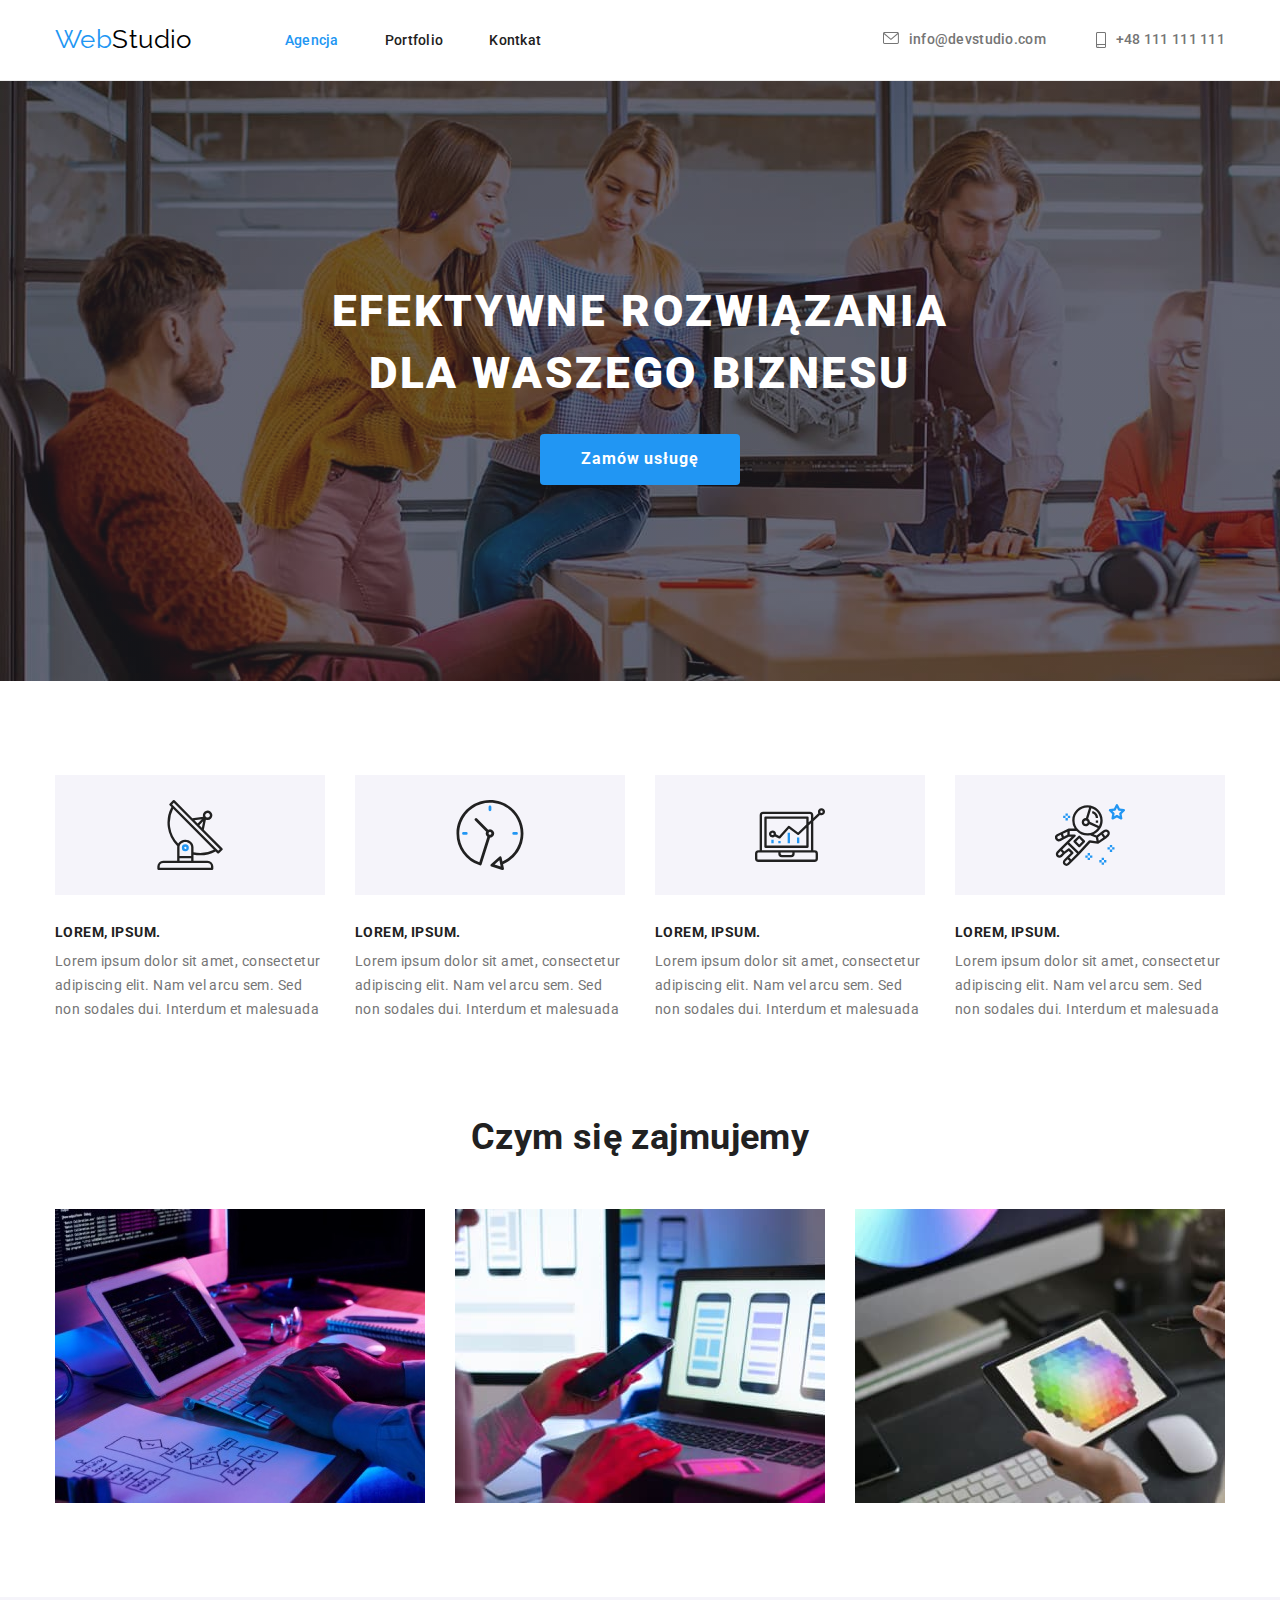
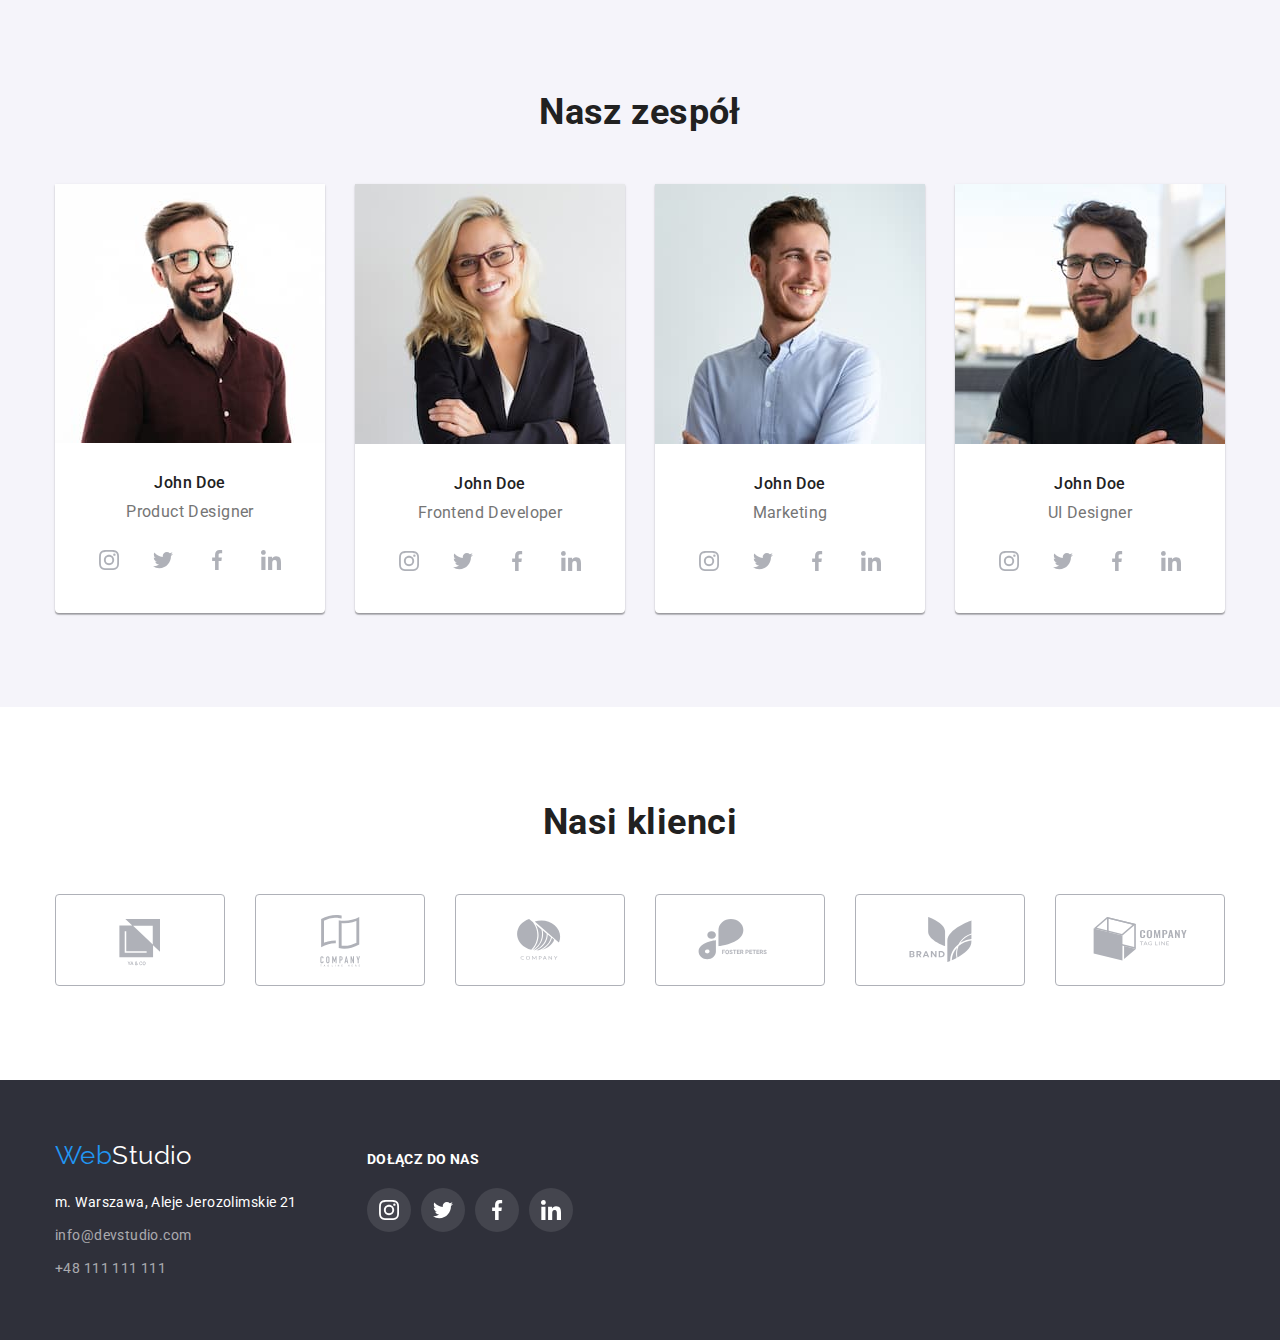
<file: index.html>
<!DOCTYPE html>
<html lang="pl">
  <head>
    <meta charset="utf-8" />
    <meta name="description" content="Rozwiązania dla biznesu" />
    <title>Web Studio</title>
    <link rel="preconnect" href="https://fonts.googleapis.com" />
    <link rel="preconnect" href="https://fonts.gstatic.com" crossorigin />
    <link
      href="https://fonts.googleapis.com/css2?family=Raleway:wght@700&family=Roboto:wght@400;500;700;900&display=swap"
      rel="stylesheet"
    />
    <link
      rel="stylesheet"
      href="https://cdnjs.cloudflare.com/ajax/libs/modern-normalize/1.0.0/modern-normalize.min.css"
    />
    <link rel="stylesheet" href="./css/styles.css" />
  </head>
  <body>
    <header class="header-line">
      <div class="container menu-container">
        <nav class="nav">
          <a class="logo" href="index.html"
            >Web<span class="logo-upper">Studio</span></a
          >
          <ul class="nav-container">
            <li>
              <a class="nav-link nav-link-current" href="index.html">Agencja</a>
            </li>
            <li><a class="nav-link" href="portfolio.html">Portfolio</a></li>
            <li><a class="nav-link" href="#">Kontkat</a></li>
          </ul>
        </nav>
        <ul class="tel-mail">
          <li>
            <a class="tel-mail-link" href="mailto:info@devstudio.com">
              <svg width="16" height="12" class="tel-mail-icon">
                <use href="./images/icons.svg#icon-envelope"></use></svg
              >info@devstudio.com</a
            >
          </li>
          <li>
            <a class="tel-mail-link" href="tel:+48111111111"
              ><svg width="10" height="16" class="tel-mail-icon">
                <use href="./images/icons.svg#icon-smartphone"></use></svg
              >+48 111 111 111</a
            >
          </li>
        </ul>
      </div>
    </header>
    <main>
      <section class="slogan-section">
        <div class="container">
          <h1 class="slogan">Efektywne rozwiązania dla waszego biznesu</h1>
          <button class="button-order" type="button">Zamów usługę</button>
        </div>
      </section>
      <section class="section">
        <div class="container">
          <h2 class="visually-hidden">Nasze atuty</h2>
          <ul class="advantage-container">
            <li class="advantage-item">
              <div class="advantage-icon">
                <svg width="70" height="70">
                  <use href="images/icons.svg#icon-antenna-1"></use>
                </svg>
              </div>
              <h3 class="advantage">Lorem, ipsum.</h3>
              <p class="advantage-text">
                Lorem ipsum dolor sit amet, consectetur adipiscing elit. Nam vel
                arcu sem. Sed non sodales dui. Interdum et malesuada
              </p>
            </li>
            <li class="advantage-item">
              <div class="advantage-icon">
                <svg width="70" height="70">
                  <use href="images/icons.svg#icon-clock-1"></use>
                </svg>
              </div>
              <h3 class="advantage">Lorem, ipsum.</h3>
              <p class="advantage-text">
                Lorem ipsum dolor sit amet, consectetur adipiscing elit. Nam vel
                arcu sem. Sed non sodales dui. Interdum et malesuada
              </p>
            </li>
            <li class="advantage-item">
              <div class="advantage-icon">
                <svg width="70" height="70">
                  <use href="images/icons.svg#icon-diagram-1"></use>
                </svg>
              </div>
              <h3 class="advantage">Lorem, ipsum.</h3>
              <p class="advantage-text">
                Lorem ipsum dolor sit amet, consectetur adipiscing elit. Nam vel
                arcu sem. Sed non sodales dui. Interdum et malesuada
              </p>
            </li>
            <li class="advantage-item">
              <div class="advantage-icon">
                <svg width="70" height="70">
                  <use href="images/icons.svg#icon-astronaut-1"></use>
                </svg>
              </div>
              <h3 class="advantage">Lorem, ipsum.</h3>
              <p class="advantage-text">
                Lorem ipsum dolor sit amet, consectetur adipiscing elit. Nam vel
                arcu sem. Sed non sodales dui. Interdum et malesuada
              </p>
            </li>
          </ul>
        </div>
      </section>
      <section class="section jobs-section">
        <div class="container">
          <h2 class="section-title">Czym się zajmujemy</h2>
          <ul class="jobs-container">
            <li>
              <img
                src="images/job1.jpg"
                alt="Dłonie na klawiaturze komputera. Na ekranie widoczne linie tekstu."
                width="370"
                height="294"
              />
            </li>
            <li>
              <img
                src="images/job2.jpg"
                alt="Smartfony na ekranie komputera."
                width="370"
                height="294"
              />
            </li>
            <li>
              <img
                src="images/job3.jpg"
                alt="Paleta kolorów na ekranie tableta."
                width="370"
                height="294"
              />
            </li>
          </ul>
        </div>
      </section>
      <section class="team-box section">
        <div class="container">
          <h2 class="section-title">Nasz zespół</h2>
          <ul class="team-container">
            <li class="member-box">
              <img
                src="images/productdesigner.jpg"
                alt="John Doe - Product Designer"
                width="270"
                height="260"
              />
              <div class="member-text">
                <h3 class="member">John Doe</h3>
                <p class="position">Product Designer</p>
                <ul class="social-links">
                  <li>
                    <a class="circle" href="#">
                      <svg style="fill: currentColor" width="20" height="20">
                        <use href="./images/icons.svg#icon-inst"></use>
                      </svg>
                    </a>
                  </li>
                  <li>
                    <a class="circle" href="#">
                      <svg style="fill: currentColor" width="20" height="20">
                        <use href="./images/icons.svg#icon-twt"></use>
                      </svg>
                    </a>
                  </li>
                  <li>
                    <a class="circle" href="#">
                      <svg style="fill: currentColor" width="20" height="20">
                        <use href="./images/icons.svg#icon-fb"></use>
                      </svg>
                    </a>
                  </li>
                  <li>
                    <a class="circle" href="#">
                      <svg style="fill: currentColor" width="20" height="20">
                        <use href="./images/icons.svg#icon-lin"></use>
                      </svg>
                    </a>
                  </li>
                </ul>
              </div>
            </li>
            <li class="member-box">
              <img
                src="images/frontenddev.jpg"
                alt="John Doe - Frontend Developer"
                width="270"
                height="260"
              />
              <div class="member-text">
                <h3 class="member">John Doe</h3>
                <p class="position">Frontend Developer</p>
                <ul class="social-links">
                  <li>
                    <a class="circle" href="#">
                      <svg style="fill: currentColor" width="20" height="20">
                        <use href="./images/icons.svg#icon-inst"></use>
                      </svg>
                    </a>
                  </li>
                  <li>
                    <a class="circle" href="#">
                      <svg style="fill: currentColor" width="20" height="20">
                        <use href="./images/icons.svg#icon-twt"></use>
                      </svg>
                    </a>
                  </li>
                  <li>
                    <a class="circle" href="#">
                      <svg style="fill: currentColor" width="20" height="20">
                        <use href="./images/icons.svg#icon-fb"></use>
                      </svg>
                    </a>
                  </li>
                  <li>
                    <a class="circle" href="#">
                      <svg style="fill: currentColor" width="20" height="20">
                        <use href="./images/icons.svg#icon-lin"></use>
                      </svg>
                    </a>
                  </li>
                </ul>
              </div>
            </li>
            <li class="member-box">
              <img
                src="images/marketing.jpg"
                alt="John Doe - Marketing"
                width="270"
                height="260"
              />
              <div class="member-text">
                <h3 class="member">John Doe</h3>
                <p class="position">Marketing</p>
                <ul class="social-links">
                  <li>
                    <a class="circle" href="#">
                      <svg style="fill: currentColor" width="20" height="20">
                        <use href="./images/icons.svg#icon-inst"></use>
                      </svg>
                    </a>
                  </li>
                  <li>
                    <a class="circle" href="#">
                      <svg style="fill: currentColor" width="20" height="20">
                        <use href="./images/icons.svg#icon-twt"></use>
                      </svg>
                    </a>
                  </li>
                  <li>
                    <a class="circle" href="#">
                      <svg style="fill: currentColor" width="20" height="20">
                        <use href="./images/icons.svg#icon-fb"></use>
                      </svg>
                    </a>
                  </li>
                  <li>
                    <a class="circle" href="#">
                      <svg style="fill: currentColor" width="20" height="20">
                        <use href="./images/icons.svg#icon-lin"></use>
                      </svg>
                    </a>
                  </li>
                </ul>
              </div>
            </li>
            <li class="member-box">
              <img
                src="images/uidesigner.jpg"
                alt="John Doe - UI Designer"
                width="270"
                height="260"
              />
              <div class="member-text">
                <h3 class="member">John Doe</h3>
                <p class="position">UI Designer</p>
                <ul class="social-links">
                  <li>
                    <a class="circle" href="#">
                      <svg style="fill: currentColor" width="20" height="20">
                        <use href="./images/icons.svg#icon-inst"></use>
                      </svg>
                    </a>
                  </li>
                  <li>
                    <a class="circle" href="#">
                      <svg style="fill: currentColor" width="20" height="20">
                        <use href="./images/icons.svg#icon-twt"></use>
                      </svg>
                    </a>
                  </li>
                  <li>
                    <a class="circle" href="#">
                      <svg style="fill: currentColor" width="20" height="20">
                        <use href="./images/icons.svg#icon-fb"></use>
                      </svg>
                    </a>
                  </li>
                  <li>
                    <a class="circle" href="#">
                      <svg style="fill: currentColor" width="20" height="20">
                        <use href="./images/icons.svg#icon-lin"></use>
                      </svg>
                    </a>
                  </li>
                </ul>
              </div>
            </li>
          </ul>
        </div>
      </section>
      <section class="section">
        <div class="container">
          <h2 class="section-title">Nasi klienci</h2>
          <ul class="client-box">
            <li>
              <a class="client-card" href="#">
                <svg style="fill: currentColor" width="170" height="92">
                  <use href="./images/icons.svg#icon-client-1"></use>
                </svg>
              </a>
            </li>
            <li>
              <a class="client-card" href="#">
                <svg style="fill: currentColor" width="170" height="92">
                  <use href="./images/icons.svg#icon-client-2"></use>
                </svg>
              </a>
            </li>
            <li>
              <a class="client-card" href="#">
                <svg style="fill: currentColor" width="170" height="92">
                  <use href="./images/icons.svg#icon-client-3"></use>
                </svg>
              </a>
            </li>
            <li>
              <a class="client-card" href="#">
                <svg style="fill: currentColor" width="170" height="92">
                  <use href="./images/icons.svg#icon-client-4"></use>
                </svg>
              </a>
            </li>
            <li>
              <a class="client-card" href="#">
                <svg style="fill: currentColor" width="170" height="92">
                  <use href="./images/icons.svg#icon-client-5"></use>
                </svg>
              </a>
            </li>
            <li>
              <a class="client-card" href="#">
                <svg style="fill: currentColor" width="170" height="92">
                  <use href="./images/icons.svg#icon-client-6"></use>
                </svg>
              </a>
            </li>
          </ul>
        </div>
      </section>
    </main>
    <footer class="bottom-box">
      <div class="container footer-box">
        <div>
          <a class="logo" href="index.html"
            >Web<span class="logo-bottom">Studio</span></a
          >
          <address class="address-links address-margin">
            <ul class="address-container">
              <li>
                <a
                  class="bottom-address"
                  href="https://goo.gl/maps/hLSNEV6A5jhqSZBm9"
                  target="_blank"
                  rel="noopener nofollow"
                  >m. Warszawa, Aleje Jerozolimskie 21</a
                >
              </li>
              <li>
                <a class="bottom-tel-mail" href="mailto:info@devstudio.com"
                  >info@devstudio.com</a
                >
              </li>
              <li>
                <a class="bottom-tel-mail" href="tel:+48111111111"
                  >+48 111 111 111</a
                >
              </li>
            </ul>
          </address>
        </div>
        <div class="invite-box">
          <p class="invite">dołącz do nas</p>
          <ul class="social-links-bottom">
            <li>
              <a href="#">
                <div class="circle circle-bottom">
                  <svg width="20" height="20">
                    <use href="./images/icons.svg#icon-inst"></use>
                  </svg>
                </div>
              </a>
            </li>
            <li>
              <a href="#">
                <div class="circle circle-bottom">
                  <svg width="20" height="20">
                    <use href="./images/icons.svg#icon-twt"></use>
                  </svg>
                </div>
              </a>
            </li>
            <li>
              <a href="#">
                <div class="circle circle-bottom">
                  <svg width="20" height="20">
                    <use href="./images/icons.svg#icon-fb"></use>
                  </svg>
                </div>
              </a>
            </li>
            <li>
              <a href="#">
                <div class="circle circle-bottom">
                  <svg width="20" height="20">
                    <use href="./images/icons.svg#icon-lin"></use>
                  </svg>
                </div>
              </a>
            </li>
          </ul>
        </div>
      </div>
    </footer>
  </body>
</html>
</file>
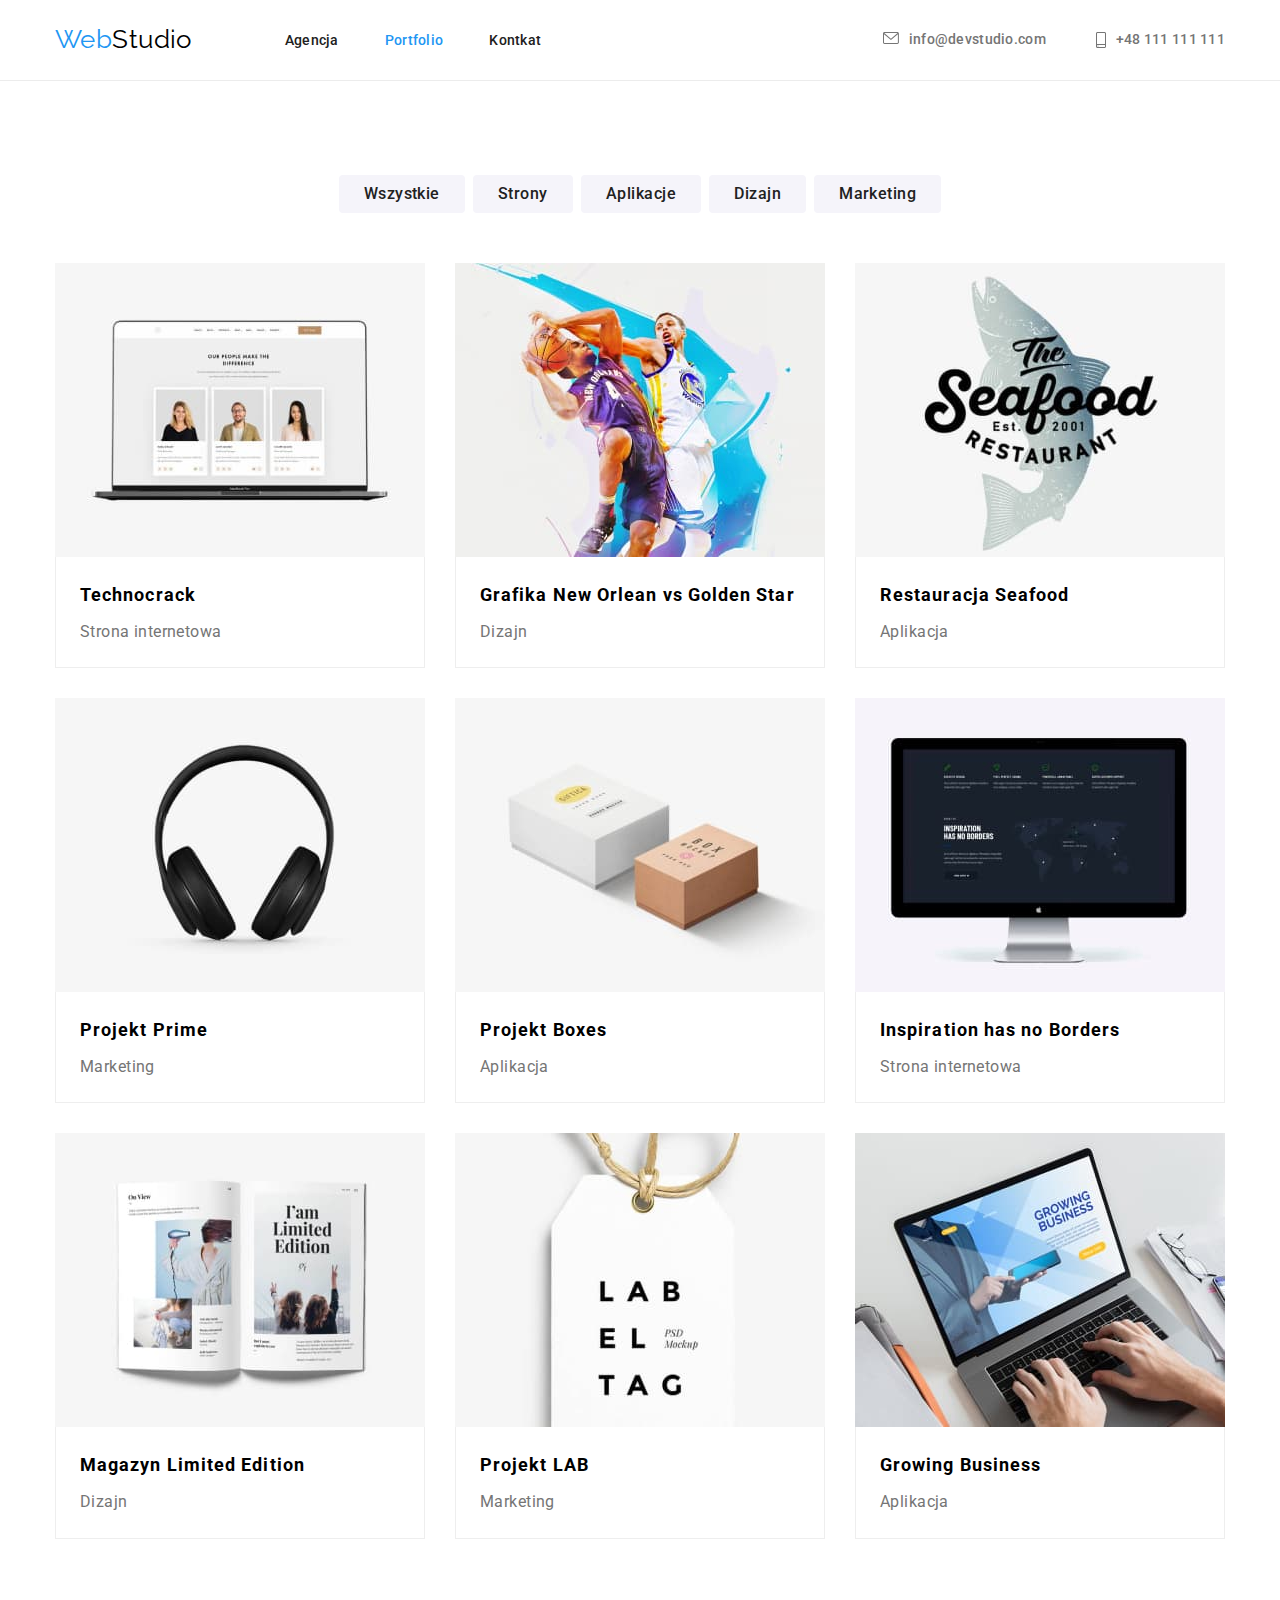
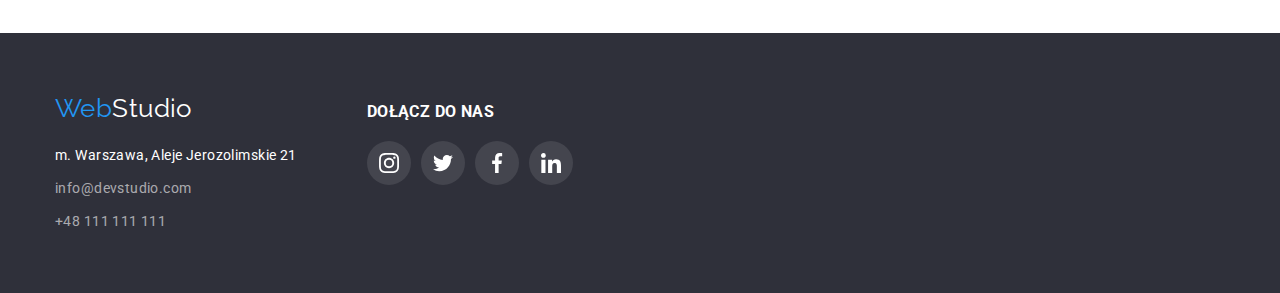
<file: portfolio.html>
<!DOCTYPE html>
<html lang="pl">
  <head>
    <meta charset="utf-8" />
    <meta name="description" content="Rozwiązania dla biznesu" />
    <title>Web Studio</title>
    <link rel="preconnect" href="https://fonts.googleapis.com" />
    <link rel="preconnect" href="https://fonts.gstatic.com" crossorigin />
    <link
      href="https://fonts.googleapis.com/css2?family=Raleway:wght@700&family=Roboto:wght@400;500;700;900&display=swap"
      rel="stylesheet"
    />
    <link
      rel="stylesheet"
      href="https://cdnjs.cloudflare.com/ajax/libs/modern-normalize/1.0.0/modern-normalize.min.css"
    />
    <link rel="stylesheet" href="./css/styles.css" />
  </head>
  <body>
    <header class="header-line">
      <div class="container menu-container">
        <nav class="nav">
          <a class="logo" href="index.html"
            >Web<span class="logo-upper">Studio</span></a
          >
          <ul class="nav-container">
            <li>
              <a class="nav-link" href="index.html">Agencja</a>
            </li>
            <li>
              <a class="nav-link nav-link-current" href="portfolio.html"
                >Portfolio</a
              >
            </li>
            <li><a class="nav-link" href="#">Kontkat</a></li>
          </ul>
        </nav>
        <ul class="tel-mail">
          <li>
            <a class="tel-mail-link" href="mailto:info@devstudio.com">
              <svg width="16" height="12" class="tel-mail-icon">
                <use href="./images/icons.svg#icon-envelope"></use></svg
              >info@devstudio.com</a
            >
          </li>
          <li>
            <a class="tel-mail-link" href="tel:+48111111111"
              ><svg width="10" height="16" class="tel-mail-icon">
                <use href="./images/icons.svg#icon-smartphone"></use></svg
              >+48 111 111 111</a
            >
          </li>
        </ul>
      </div>
    </header>
    <main>
      <section class="section">
        <div class="container">
          <h1 class="visually-hidden">Portfolio</h1>
          <ul class="filter">
            <li>
              <button class="filter-button" type="button">Wszystkie</button>
            </li>
            <li><button class="filter-button" type="button">Strony</button></li>
            <li>
              <button class="filter-button" type="button">Aplikacje</button>
            </li>
            <li><button class="filter-button" type="button">Dizajn</button></li>
            <li>
              <button class="filter-button" type="button">Marketing</button>
            </li>
          </ul>
          <ul class="projects-container">
            <li class="project-link">
              <a href="#">
                <img
                  src="images/project-1.jpg"
                  alt="Strona internetowa - Technocrack"
                  width="370"
                  height="294"
                />
                <div class="project-text">
                  <h3 class="project-name">Technocrack</h3>
                  <p class="project-type">Strona internetowa</p>
                </div>
              </a>
            </li>
            <li class="project-link">
              <a href="#">
                <img
                  src="images/project-2.jpg"
                  alt="Dizajn - Grafika New Orlean vs Golden Star"
                  width="370"
                  height="294"
                />
                <div class="project-text">
                  <h3 class="project-name">
                    Grafika New Orlean vs Golden Star
                  </h3>
                  <p class="project-type">Dizajn</p>
                </div>
              </a>
            </li>
            <li class="project-link">
              <a href="#">
                <img
                  src="images/project-3.jpg"
                  alt="Aplikacja - Restauracja Seafood"
                  width="370"
                  height="294"
                />
                <div class="project-text">
                  <h3 class="project-name">Restauracja Seafood</h3>
                  <p class="project-type">Aplikacja</p>
                </div>
              </a>
            </li>
            <li class="project-link">
              <a href="#">
                <img
                  src="images/project-4.jpg"
                  alt="Marketing - Projekt Prime"
                  width="370"
                  height="294"
                />
                <div class="project-text">
                  <h3 class="project-name">Projekt Prime</h3>
                  <p class="project-type">Marketing</p>
                </div>
              </a>
            </li>
            <li class="project-link">
              <a href="#">
                <img
                  src="images/project-5.jpg"
                  alt="Aplikacja - Project Boxes"
                  width="370"
                  height="294"
                />
                <div class="project-text">
                  <h3 class="project-name">Projekt Boxes</h3>
                  <p class="project-type">Aplikacja</p>
                </div>
              </a>
            </li>
            <li class="project-link">
              <a href="#">
                <img
                  src="images/project-6.jpg"
                  alt="Strona internetowa - Inspiration has no Borders"
                  width="370"
                  height="294"
                />
                <div class="project-text">
                  <h3 class="project-name">Inspiration has no Borders</h3>
                  <p class="project-type">Strona internetowa</p>
                </div>
              </a>
            </li>
            <li class="project-link">
              <a href="#">
                <img
                  src="images/project-7.jpg"
                  alt="Dizajn - Magazyn Limited Edition"
                  width="370"
                  height="294"
                />
                <div class="project-text">
                  <h3 class="project-name">Magazyn Limited Edition</h3>
                  <p class="project-type">Dizajn</p>
                </div>
              </a>
            </li>
            <li class="project-link">
              <a href="#">
                <img
                  src="images/project-8.jpg"
                  alt="Marketing - Projekt LAB"
                  width="370"
                  height="294"
                />
                <div class="project-text">
                  <h3 class="project-name">Projekt LAB</h3>
                  <p class="project-type">Marketing</p>
                </div>
              </a>
            </li>
            <li class="project-link">
              <a href="#">
                <img
                  src="images/project-9.jpg"
                  alt="Aplikacja - Growing Business"
                  width="370"
                  height="294"
                />
                <div class="project-text">
                  <h3 class="project-name">Growing Business</h3>
                  <p class="project-type">Aplikacja</p>
                </div>
              </a>
            </li>
          </ul>
        </div>
      </section>
    </main>
    <footer class="bottom-box">
      <div class="container footer-box">
        <div>
          <a class="logo" href="index.html"
            >Web<span class="logo-bottom">Studio</span></a
          >
          <address class="address-links address-margin">
            <ul class="address-container">
              <li>
                <a
                  class="bottom-address"
                  href="https://goo.gl/maps/hLSNEV6A5jhqSZBm9"
                  target="_blank"
                  rel="noopener nofollow"
                  >m. Warszawa, Aleje Jerozolimskie 21</a
                >
              </li>
              <li>
                <a class="bottom-tel-mail" href="mailto:info@devstudio.com"
                  >info@devstudio.com</a
                >
              </li>
              <li>
                <a class="bottom-tel-mail" href="tel:+48111111111"
                  >+48 111 111 111</a
                >
              </li>
            </ul>
          </address>
        </div>
        <div class="invite-box">
          <h3 class="invite">dołącz do nas</h3>
          <ul class="social-links-bottom">
            <li>
              <a href="#">
                <div class="circle circle-bottom">
                  <svg width="20" height="20">
                    <use href="./images/icons.svg#icon-inst"></use>
                  </svg>
                </div>
              </a>
            </li>
            <li>
              <a href="#">
                <div class="circle circle-bottom">
                  <svg width="20" height="20">
                    <use href="./images/icons.svg#icon-twt"></use>
                  </svg>
                </div>
              </a>
            </li>
            <li>
              <a href="#">
                <div class="circle circle-bottom">
                  <svg width="20" height="20">
                    <use href="./images/icons.svg#icon-fb"></use>
                  </svg>
                </div>
              </a>
            </li>
            <li>
              <a href="#">
                <div class="circle circle-bottom">
                  <svg width="20" height="20">
                    <use href="./images/icons.svg#icon-lin"></use>
                  </svg>
                </div>
              </a>
            </li>
          </ul>
        </div>
      </div>
    </footer>
  </body>
</html>
</file>
<file: css/styles.css>
:root {
  --brand-blue: #2196f3;
  --background-grey: #2f303a;
  --light-grey: #757575;
  --lighter-grey: #f5f4fa;
  --darkest: #212121;
  --white: #fff;
  --black: #000;
  --transparent-white: rgba(255, 255, 255, 60%);
  --white-ten: rgba(255, 255, 255, 10%);
  --line-light: #ececec;
  --leaflet-border: #eee;
  --social-icon: #afb1b8;
}
body {
  font-family: "Roboto", sans-serif;
  font-size: 14px;
  color: var(--darkest);
  background-color: var(--white);
  letter-spacing: 0.03em;
}
h1,
h2,
h3,
h4,
h5,
h6,
p {
  margin: 0;
  padding: 0;
}
ul,
ol {
  list-style: none;
  padding-left: 0;
  margin: 0;
}
a {
  text-decoration: none;
}
address {
  font-style: normal;
}
button {
  display: block;
  cursor: pointer;
  border: none;
  border-radius: 4px;
  font-family: "Roboto", sans-serif;
}
img {
  display: block;
  max-width: 100%;
  height: auto;
}
.section {
  padding-top: 94px;
  padding-bottom: 94px;
}

.container {
  max-width: 1200px;
  margin: 0 auto;
  padding: 0 15px;
}
.visually-hidden {
  position: absolute;
  width: 1px;
  height: 1px;
  margin: -1px;
  border: 0;
  padding: 0;

  white-space: nowrap;
  clip-path: inset(100%);
  clip: rect(0 0 0 0);
  overflow: hidden;
}
.logo {
  font-family: "Raleway", sans-serif;
  text-decoration: none;
  font-size: 26px;
  color: var(--brand-blue);
  line-height: 1.2;
}
.logo-upper {
  color: var(--black);
}
.logo-bottom {
  color: var(--white);
}
.line {
  border-top: 1px solid var(--line-light);
}
.tel-mail {
  display: flex;
  align-items: center;
  gap: 50px;
  margin-left: auto;
}
.tel-mail-icon {
  margin-right: 10px;
  fill: currentColor;
}
.tel-mail-link {
  font-weight: 500;
  color: var(--light-grey);
  letter-spacing: 0.02em;
  line-height: 1.1;
  text-align: right;
  display: flex;
}

.tel-mail-link:hover,
.tel-mail-link:focus {
  color: var(--brand-blue);
  outline: transparent;
}
.nav {
  display: flex;
  align-items: center;
}
.nav-link {
  color: var(--darkest);
  font-weight: 500;
  letter-spacing: 0.02em;
}
.nav-link:hover,
.nav-link:focus {
  color: var(--brand-blue);
  outline: transparent;
}
.nav-link-current {
  color: var(--brand-blue);
}
.slogan-section {
  background-color: var(--background-grey);
  background-image: linear-gradient(
      rgba(47, 48, 58, 0.4),
      rgba(47, 48, 58, 0.4)
    ),
    url(../images/background.jpg);
  background-repeat: no-repeat;
  max-width: 1600px;
  height: 600px;
  background-size: cover;
  padding: 200px 0;
  text-align: center;
  margin: 0 auto;
}
.slogan {
  font-size: 44px;
  font-weight: 900;
  text-transform: uppercase;
  text-align: center;
  line-height: 1.4;
  color: var(--white);
  letter-spacing: 0.06em;
  width: 696px;
  margin: 0 auto;
}
.button-order {
  background-color: var(--brand-blue);
  font-size: 16px;
  font-weight: 700;
  color: var(--white);
  letter-spacing: 0.06em;
  line-height: 1.9;
  padding: 10px 41px;
  margin: 30px auto 0;
}
.advantage-icon {
  background-color: var(--lighter-grey);
  display: flex;
  height: 120px;
  justify-content: center;
  align-items: center;
}
.advantage {
  margin-top: 30px;
  font-weight: 700;
  font-size: 14px;
  text-transform: uppercase;
  line-height: 1.1;
}
.advantage-text {
  line-height: 1.7;
  color: var(--light-grey);
  margin-top: 10px;
}
.section-title {
  font-size: 36px;
  font-weight: 700;
  text-align: center;
  line-height: 1.2;
}
.team-box {
  background-color: var(--lighter-grey);
}
.member-box {
  background-color: var(--white);
  width: 270px;
  box-shadow: 0px 1px 3px rgba(0, 0, 0, 0.12), 0px 1px 1px rgba(0, 0, 0, 0.14),
    0px 2px 1px rgba(0, 0, 0, 0.2);
  border-radius: 0px 0px 4px 4px;
}
.member-text {
  padding-top: 30px;
  padding-bottom: 30px;
  text-align: center;
}
.member {
  font-size: 16px;
  font-weight: 500;
  line-height: 1.2;
}
.position {
  font-size: 16px;
  color: var(--light-grey);
  line-height: 1.2;
  margin-top: 10px;
}
.social-links {
  display: flex;
  margin-top: 16px;
  gap: 10px;
  justify-content: center;
}
.circle {
  display: flex;
  justify-content: center;
  align-items: center;
  width: 44px;
  height: 44px;
  border-radius: 50%;
  color: var(--social-icon);
}
.circle:hover,
.circle:focus {
  background-color: var(--brand-blue);
  color: var(--white);
  outline: transparent;
}
.circle-bottom {
  background-color: var(--white-ten);
  fill: var(--white);
}
.bottom-box {
  background-color: var(--background-grey);
  padding-top: 60px;
  padding-bottom: 60px;
}
.address-links a {
  line-height: 1.7;
}
.address-links a:hover {
  color: var(--brand-blue);
}
.address-links a:focus {
  color: var(--brand-blue);
}
.bottom-address {
  color: var(--white);
}
.bottom-tel-mail {
  color: var(--transparent-white);
}
.filter-button {
  font-size: 16px;
  font-weight: 500;
  color: var(--darkest);
  letter-spacing: 0.03em;
  line-height: 1.6;
  background-color: var(--lighter-grey);
  padding: 6px 25px;
}
.filter-button:hover:hover,
.filter-button:focus:focus,
.filter-button:active:active {
  background-color: var(--brand-blue);
  color: var(--white);
  box-shadow: 0px 3px 1px rgba(0, 0, 0, 0.1), 0px 1px 2px rgba(0, 0, 0, 0.08),
    0px 2px 2px rgba(0, 0, 0, 0.12);
  outline: transparent;
}
.project-name {
  font-size: 18px;
  font-weight: 700;
  line-height: 2;
  letter-spacing: 0.06em;
  color: var(--black);
}
.project-type {
  font-size: 16px;
  color: var(--light-grey);
  line-height: 1.9;
  margin-top: 4px;
}
.project-text {
  padding: 20px 24px;
  border-left: 1px solid var(--leaflet-border);
  border-right: 1px solid var(--leaflet-border);
  border-bottom: 1px solid var(--leaflet-border);
}
.menu-container {
  display: flex;
  align-items: center;
  height: 80px;
}
.header-line {
  border-bottom: 1px solid var(--line-light);
}
.nav-container {
  display: flex;
  align-items: center;
  gap: 46px;
  margin-left: 93px;
}
.advantage-container {
  display: flex;
  flex-wrap: wrap;
  gap: 30px;
}
.advantage-item {
  flex-basis: calc((100% - 90px) / 4);
}
.jobs-container {
  display: flex;
  flex-wrap: wrap;
  margin-top: 50px;
  gap: 30px;
}
.jobs-section {
  padding-top: 0;
}
.team-container {
  display: flex;
  flex-wrap: wrap;
  margin-top: 50px;
  gap: 30px;
}
.address-margin {
  margin-top: 20px;
}
.address-container li:not(:last-child) {
  margin-bottom: 9px;
}

.filter {
  display: flex;
  flex-wrap: wrap;
  gap: 8px;
  justify-content: center;
  margin-bottom: 50px;
}
.projects-container {
  display: flex;
  flex-wrap: wrap;
  gap: 30px;
}
.client-box {
  display: flex;
  margin-top: 50px;
  justify-content: space-between;
}
.client-card {
  display: flex;
  justify-content: center;
  align-items: center;
  width: 170px;
  height: 92px;
  border: 1px solid currentColor;
  border-radius: 4px;
  color: var(--social-icon);
}
.client-card:hover,
.client-card:focus {
  color: var(--brand-blue);
  outline: transparent;
}
.invite {
  line-height: 1.14;
  color: var(--white);
  text-transform: uppercase;
  font-weight: 700;
}
.invite-box {
  margin-left: 70px;
}
.social-links-bottom {
  display: flex;
  gap: 10px;
  margin-top: 20px;
}
.footer-box {
  display: flex;
  align-items: baseline;
}
.project-link {
  display: flex;
}
.project-link:hover,
.project-link:focus {
  box-shadow: 0px 1px 1px rgba(0, 0, 0, 0.12), 0px 4px 4px rgba(0, 0, 0, 0.06),
    1px 4px 6px rgba(0, 0, 0, 0.16);
  outline: transparent;
}
</file>
